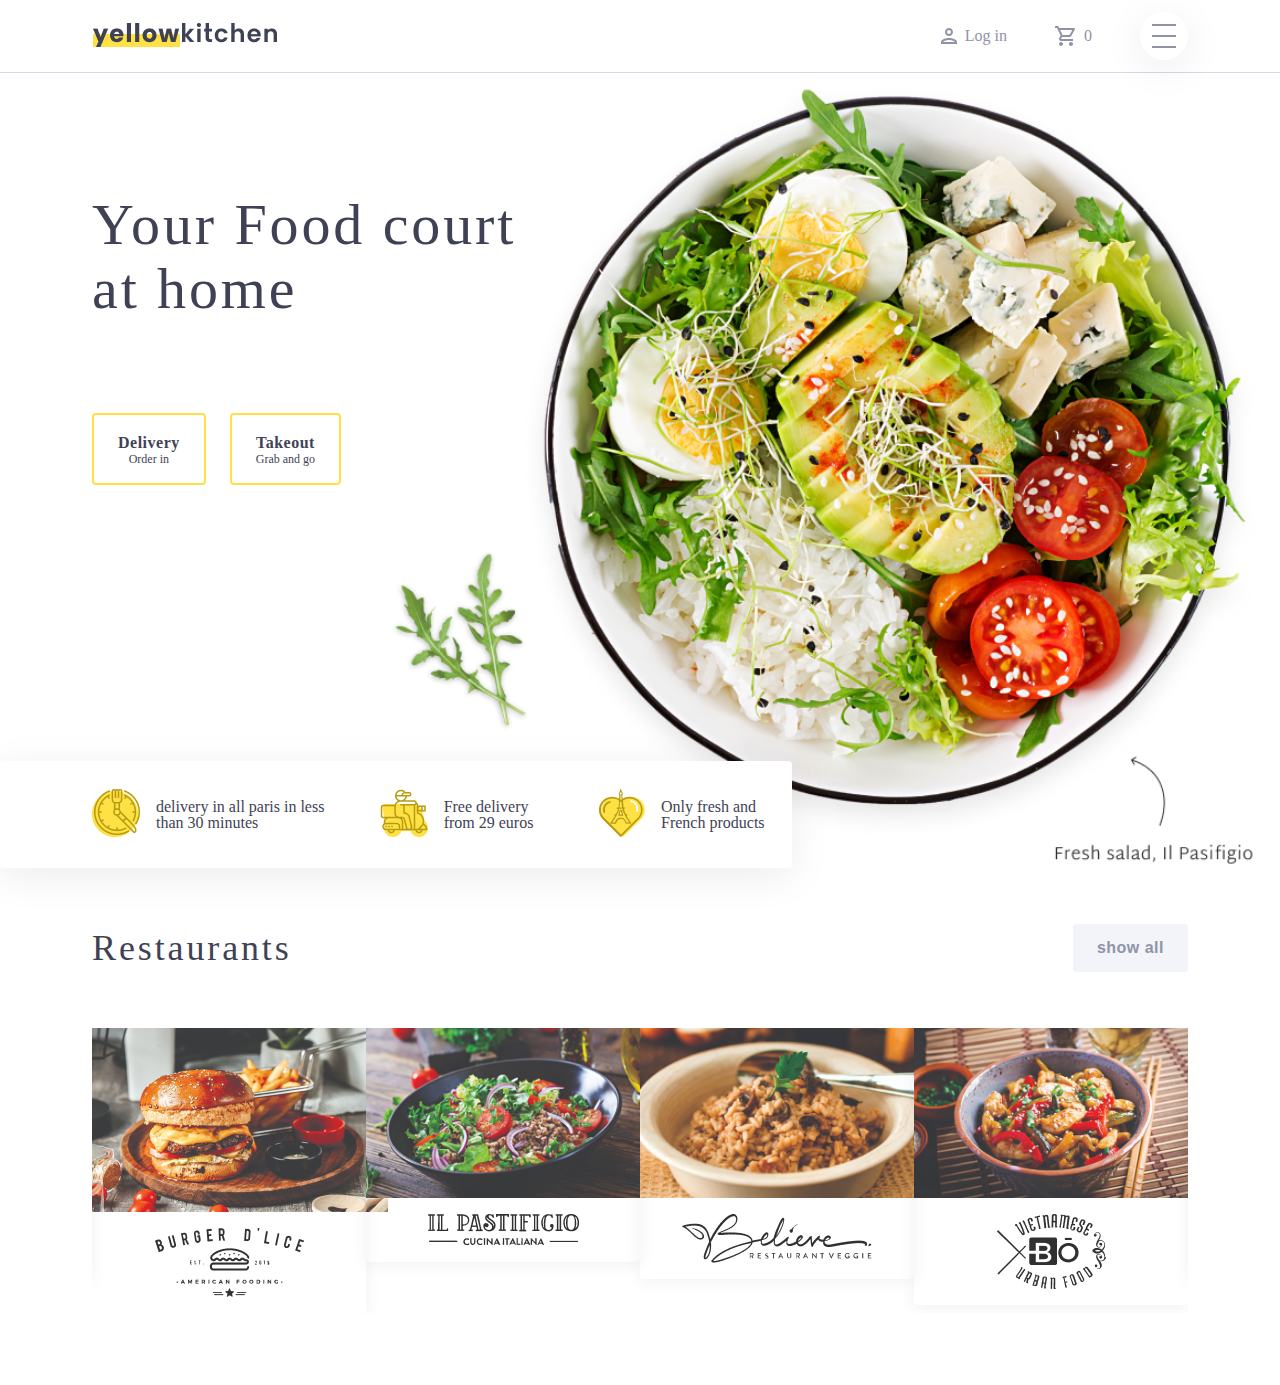
<file: index.html>
<!DOCTYPE html>
<html lang="en">
<head>
    <meta charset="UTF-8">
    <title>Title</title>
    <link rel="stylesheet" href="css/reset.css">
    <link rel="stylesheet" href="css/styles-food.css">

    <link rel="stylesheet" type="text/css" href="slick/slick.css"/>
    <link rel="stylesheet" type="text/css" href="slick/slick-theme.css"/>

    <script src="js/jquery-3.6.1.min.js"></script>
    <script type="text/javascript" src="slick/slick.min.js"></script>
</head>
<body>
<div class="header container">
    <div>
        <img src="img/logo.png">
    </div>
    <div class="header-right">
        <a class="header-item">
<!--            <img src="img/icons/user.jpg">-->
<!--            <img src="img/icons/user.png">-->
            <img src="img/icons/user.svg">
            <span>Log in</span>
        </a>
        <a class="header-item">
            <img src="img/icons/cart.svg">
            <span>0</span>
        </a>
        <img class="menu-icon" src="img/icons/menu.png">
    </div>
</div>
<div class="main">
    <div class="container">
        <h1 class="main-title">Your Food court at home</h1>
        <div class="tags">
            <div class="tag">
                <div class="tag-name">Delivery</div>
                <div class="tag-details">Order in</div>
            </div>
            <div class="tag">
                <div class="tag-name">Takeout</div>
                <div class="tag-details">Grab and go</div>
            </div>
        </div>
    </div>
    <div class="info">
        <div class="info-item">
            <div class="info-item-icon">
                <img src="img/icons/time-eat.png">
            </div>
            <div class="info-item-text">
                delivery in all paris in less than 30 minutes
            </div>
        </div>
        <div class="info-item">
            <div class="info-item-icon">
                <img src="img/icons/delivery.png">
            </div>
            <div class="info-item-text">
                Free delivery from 29 euros
            </div>
        </div>
        <div class="info-item">
            <div class="info-item-icon">
                <img src="img/icons/paris.png">
            </div>
            <div class="info-item-text">
                Only fresh and French products
            </div>
        </div>
    </div>
</div>
<div class="restaurants container">
    <div class="section-title">
        <div>Restaurants</div>
        <button class="show-all">show all</button>
    </div>
    <div class="slider">
        <div class="restaurant">
            <img src="img/restaurants/rest1.jpg">
            <div class="restaurant-logo">
                <img src="img/restaurants/rest1_logo.jpg">
            </div>
        </div>
        <div class="restaurant">
            <img class="restaurant-image" src="img/restaurants/rest2.jpg">
            <div class="restaurant-logo">
                <img src="img/restaurants/rest2_logo.jpg">
            </div>
        </div>
        <div class="restaurant">
            <img class="restaurant-image" src="img/restaurants/rest3.jpg">
            <div class="restaurant-logo">
                <img src="img/restaurants/rest3_logo.jpg">
            </div>
        </div>
        <div class="restaurant">
            <img class="restaurant-image" src="img/restaurants/rest4.jpg">
            <div class="restaurant-logo">
                <img src="img/restaurants/rest4_logo.jpg">
            </div>
        </div>
        <div class="restaurant">
            <img class="restaurant-image" src="img/restaurants/rest3.jpg">
            <div class="restaurant-logo">
                <img src="img/restaurants/rest3_logo.jpg">
            </div>
        </div>
    </div>
</div>
<script src="js/script.js"></script>
</body>
</html>
</file>
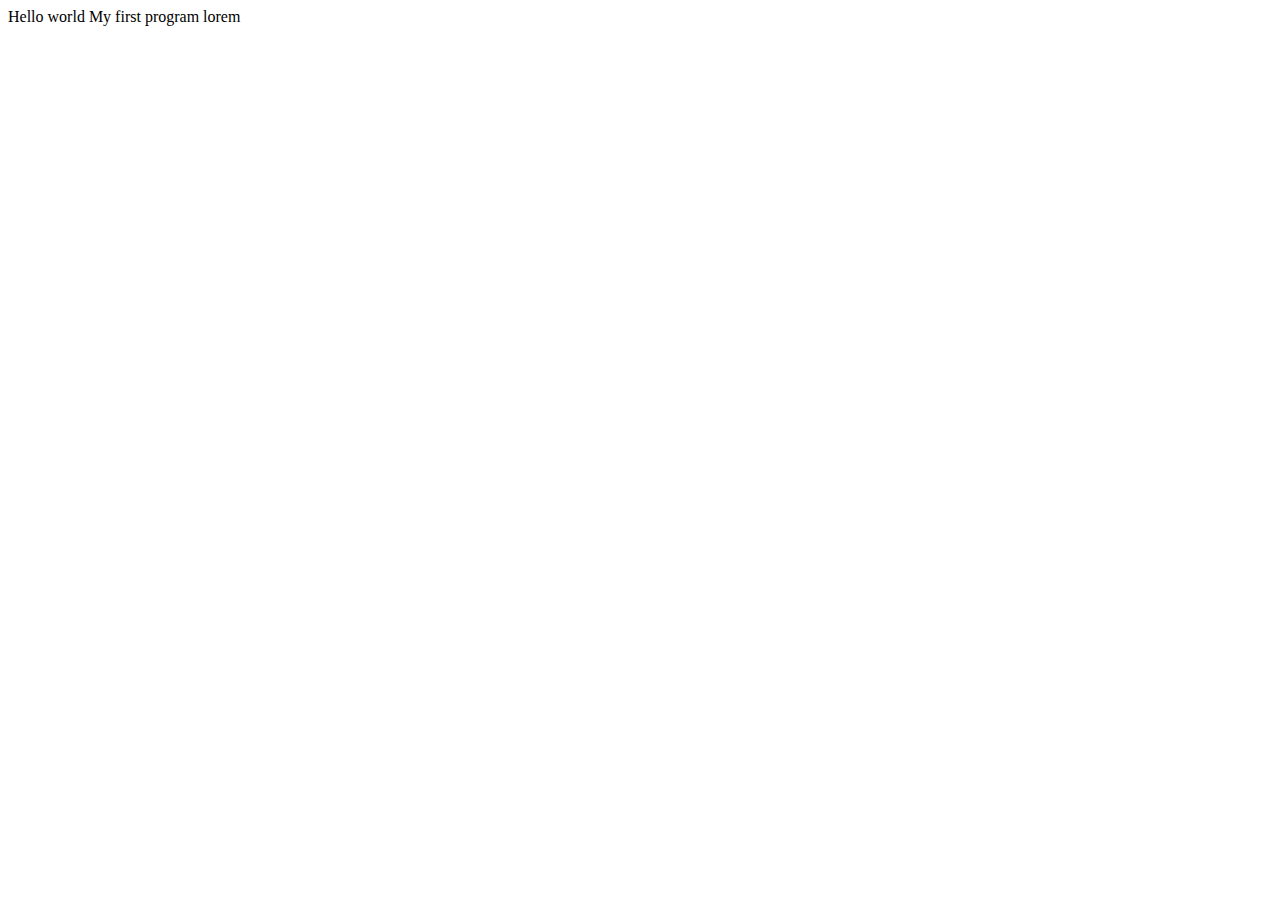
<file: test.html>
<!DOCTYPE html>
<html lang="en">
<head>
  <meta charset="UTF-8">
  <meta http-equiv="X-UA-Compatible" content="IE=edge">
  <meta name="viewport" content="width=device-width, initial-scale=1.0">
  <title>Document</title>
</head>
<body>
  Hello world
  My first program
  lorem
</body>
</html>
</file>
<file: css/styles-food.css>
body {
    color: #3F4255;
}

.container {
    padding-left: 92px;
    padding-right: 92px;
}

.header {
    display: flex;
    justify-content: space-between;
    align-items: center;
    height: 72px;
    border-bottom: 1px solid #D4D7E6;
}

.header-right {
    display: flex;
    align-items: center;
    color: #9093A6;
    gap: 48px;
}

.menu-icon {
    box-shadow: 0px 8px 40px rgba(0, 0, 0, 0.08);
    border-radius: 25px;
}

.header-item {
    display: flex;
    align-items: center;
    gap: 8px;
}

.main {
    background-image: url("../img/background.png");
    background-repeat: no-repeat;
    /*background-size: cover;*/
    background-size: contain;
    background-position: right center;
}

.main-title {
    max-width: 460px;
    padding-top: 120px;
    margin-bottom: 92px;
    font-weight: 300;
    font-size: 58px;
    line-height: 64px;
    letter-spacing: 0.05em;
}

.tags {
    display: flex;
    gap: 24px;
    margin-bottom: 276px;
}

.tag {
    padding: 18px 24px;
    border: 2px solid #FFE145;
    border-radius: 4px;
    text-align: center;
}

.tag-name {
    font-weight: 700;
    font-size: 16px;
    line-height: 20px;
    letter-spacing: 0.5px;
}

.tag-details {
    font-size: 12px;
}

.info {
    display: flex;
    gap: 40px;
    max-width: 700px;
    box-shadow: 0px 8px 40px rgba(0, 0, 0, 0.08);
    padding: 28px 0 28px 92px;
    border-radius: 4px;
    background-color: white;
}

.info-item {
    display: flex;
    align-items: center;
    gap: 16px;
}

.restaurants {
    padding-bottom: 72px;
}

.section-title {
    margin: 48px 0;
    display: flex;
    justify-content: space-between;
    align-items: center;
    font-weight: 300;
    font-size: 36px;
    line-height: 64px;
    letter-spacing: 0.08em;
    color: #3F4255;
}

.restaurant {
    /*width: 296px;*/
    box-shadow: 0px 2px 16px rgba(60, 62, 74, 0.08);
    border-radius: 4px;
    text-align: center;
}

.show-all {
    padding: 14px 24px;
    font-weight: 700;
    font-size: 16px;
    line-height: 20px;
    letter-spacing: 0.5px;
    color: #9093A6;
    border: none;
    background: #F2F4FA;
    border-radius: 4px;
    cursor: pointer;
    transition: all 0.5s;
}

.show-all:hover {
    background-color: #727588;
    color: white;
}

.restaurant-logo {
    padding: 16px 0;
    text-align: center;
}

.restaurant-logo img {
    margin: 0 auto;
}

.restaurant-image {
    width: 100%;
    object-fit: cover;
}

.slick-next {
    background-color: gray;
}
</file>
